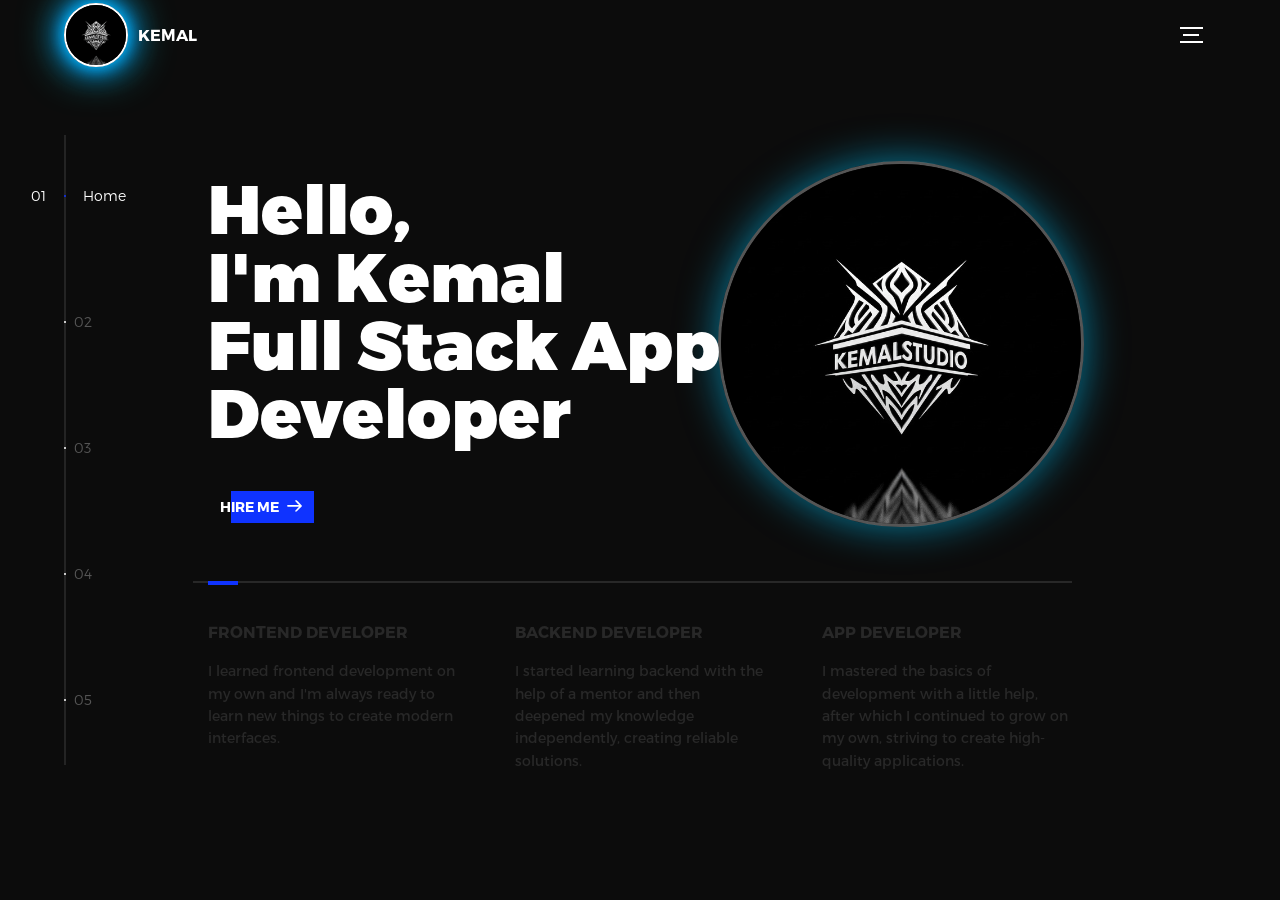
<file: index.html>
<!DOCTYPE html>
<html lang="en">

<head>
  <meta charset="utf-8">
  <title>KEMAL</title>
  <meta name="viewport" content="width=device-width, initial-scale=1">
  <meta http-equiv="X-UA-Compatible" content="IE=edge">
  <meta name="description" content="HTML5 website template">
  <meta name="keywords" content="global, template, html, sass, jquery">
  <meta name="author" content="Bucky Maler">
  <link rel="stylesheet" href="assets/css/main.css">

  <style>
    .header--logo img {
      width: 60px;
      height: 60px;
      border-radius: 50%;
      border: 2px solid #fff;
      box-shadow: 0 0 15px #00c6ff, 0 0 30px #0072ff, 0 0 45px #00f2fe;
      transition: transform 0.3s ease, box-shadow 0.3s ease;
    }

    .header--logo img:hover {
      transform: scale(1.1);
      box-shadow: 0 0 25px #00c6ff, 0 0 50px #0072ff, 0 0 75px #00f2fe;
    }

    /* Большое приветственное фото */
    .intro--banner img {
      width: 360px;
      height: 360px;
      border-radius: 50%;
      transform: translateY(-15%);
      border: 3px solid rgba(255, 255, 255, 0.3);
      box-shadow: 0 0 40px rgba(0, 200, 255, 0.6);
      transition: transform 0.4s ease, box-shadow 0.4s ease;
    }

    .intro--banner img:hover {
      transform: translateY(-15%) scale(1.05);
      box-shadow: 0 0 60px rgba(0, 200, 255, 0.9);
    }
  </style>

  <!-- НОВЫЕ СТИЛИ ДЛЯ СЕКЦИИ "ABOUT" В СТИЛЕ ВАШЕГО САЙТА -->
  <style>
    .about-redesigned {
      display: flex;
      justify-content: center;
      align-items: center;
      width: 100%;
      height: 100%;
      padding: 40px;
      box-sizing: border-box;
      /* Нейтральный фон, чтобы не конфликтовать с основным дизайном */
      background: #0c0c0c;
    }

    .about-container {
      display: flex;
      width: 100%;
      max-width: 1100px;
      background: #121212;
      /* Более темный фон */
      padding: 30px;
      border-radius: 10px;
      border: 1px solid rgba(15, 51, 255, 0.3);
      /* Синяя рамка */
      box-shadow: 0 8px 32px 0 rgba(0, 0, 0, 0.5);
      backdrop-filter: blur(5px);
    }

    .about-sidebar {
      flex: 0 0 250px;
      padding-right: 30px;
      border-right: 1px solid rgba(255, 255, 255, 0.1);
    }

    .about-sidebar h2 {
      font-size: 2.5em;
      font-weight: 700;
      color: #0f33ff;
      /* Фирменный синий цвет */
      margin-top: 0;
      margin-bottom: 15px;
      text-shadow: 0 0 15px rgba(15, 51, 255, 0.7);
      /* Синее свечение */
    }

    .about-sidebar p {
      color: #aaa;
      font-size: 1em;
      line-height: 1.6;
      font-weight: 300;
      /* Более легкий шрифт для описания */
    }

    .about-tabs {
      margin-top: 30px;
      display: flex;
      flex-direction: column;
      gap: 10px;
    }

    .about-tab {
      background: #1a1a1a;
      border: 1px solid #333;
      color: #fff;
      padding: 15px;
      border-radius: 5px;
      text-align: left;
      font-size: 1em;
      font-weight: 400;
      /* Стандартный вес */
      cursor: pointer;
      transition: background-color 0.3s ease, border-color 0.3s ease, transform 0.2s ease;
    }

    .about-tab:hover {
      background: #222;
      border-color: #0f33ff;
      transform: translateX(5px);
    }

    .about-tab.active {
      background-color: #0f33ff;
      color: #fff;
      box-shadow: 0 0 20px rgba(15, 51, 255, 0.7);
      border-color: #0f33ff;
      transform: translateX(5px);
    }

    .about-details {
      flex-grow: 1;
      padding-left: 30px;
    }

    .info-grid {
      display: grid;
      grid-template-columns: repeat(2, 1fr);
      gap: 20px;
    }

    .info-item {
      background: #1a1a1a;
      padding: 20px;
      border-radius: 5px;
      border: 1px solid #333;
      transition: transform 0.3s ease, border-color 0.3s ease;
    }

    .info-item:hover {
      border-color: rgba(15, 51, 255, 0.5);
    }

    .info-item .label {
      display: block;
      color: #777;
      font-size: 0.9em;
      margin-bottom: 8px;
      font-weight: 400;
      text-transform: uppercase;
      letter-spacing: 0.5px;
    }

    .info-item .value {
      display: block;
      color: #f0f0f0;
      font-size: 1.1em;
      font-weight: 500;
    }

    /* Адаптация для экранов поменьше */
    @media (max-width: 900px) {
      .about-container {
        flex-direction: column;
      }

      .about-sidebar {
        border-right: none;
        border-bottom: 1px solid rgba(255, 255, 255, 0.1);
        padding-right: 0;
        padding-bottom: 20px;
        margin-bottom: 20px;
      }

      .about-details {
        padding-left: 0;
      }
    }

    @media (max-width: 600px) {
      .info-grid {
        grid-template-columns: 1fr;
      }

      .about-sidebar h2 {
        font-size: 2em;
      }
    }
  </style>

</head>

<body>

  <!-- notification for small viewports and landscape oriented smartphones -->
  <div class="device-notification">
    <a class="device-notification--logo" href="#0">
      <img src="assets/img/Kemalstudio.jpg" alt="Global">
      <p>Kemal</p>
    </a>
    <p class="device-notification--message">Global has so much to offer that we must request you orient your device to
      portrait or find a larger screen. You won't be disappointed.</p>
  </div>

  <div class="perspective effect-rotate-left">
    <div class="container">
      <div class="outer-nav--return"></div>
      <div id="viewport" class="l-viewport">
        <div class="l-wrapper">
          <header class="header">
            <a class="header--logo" href="#0">
              <img src="assets/img/Kemalstudio.jpg" alt="Kemalstudio">
              <p>Kemal</p>
            </a>
            <button class="header--cta cta">Hire Me</button>
            <div class="header--nav-toggle">
              <span></span>
            </div>
          </header>

          <nav class="l-side-nav">
            <ul class="side-nav">
              <li class="is-active"><span>Home</span></li>
              <li><span>Works</span></li>
              <li><span>About</span></li>
              <li><span>Contact</span></li>
              <li><span>Hire Me</span></li>
            </ul>
          </nav>

          <ul class="l-main-content main-content">
            <!-- Home -->
            <li class="l-section section section--is-active">
              <div class="intro">
                <div class="intro--banner">
                  <h1>Hello,<br> I'm Kemal<br>Full Stack App<br> Developer</h1>
                  <button class="cta">
                    Hire Me
                    <svg version="1.1" xmlns="http://www.w3.org/2000/svg" viewBox="0 0 150 118" xml:space="preserve">
                      <g transform="translate(0,118) scale(0.1,-0.1)">
                        <path d="M870,1167c-34-17-55-57-46-90c3-15,81-100,194-211l187-185l-565-1c-431,0-571-3-590-13c-55-28-64-94-18-137
                      c21-20,33-20,597-20h575l-192-193C800,103,794,94,849,39c20-20,39-29,61-29c28,0,63,30,298,262c147,144,272,271,279,282
                      c30,51,23,60-219,304C947,1180,926,1196,870,1167z" />
                      </g>
                    </svg>
                    <span class="btn-background"></span>
                  </button>
                  <img src="assets/img/Kemalstudio.jpg" alt="Welcome">
                </div>
                <div class="intro--options">
                  <a href="#0">
                    <h3>Frontend Developer</h3>
                    <p>I learned frontend development on my own and I'm always ready to learn new things to create
                      modern interfaces.</p>
                  </a>
                  <a href="#0">
                    <h3>Backend Developer</h3>
                    <p>I started learning backend with the help of a mentor and then deepened my knowledge
                      independently, creating reliable solutions.</p>
                  </a>
                  <a href="#0">
                    <h3>App Developer</h3>
                    <p>I mastered the basics of development with a little help, after which I continued to grow on my
                      own, striving to create high-quality applications.</p>
                  </a>
                </div>
              </div>
            </li>

            <!-- Works -->
            <li class="l-section section">
              <div class="work">
                <h2>Selected work</h2>
                <div class="work--lockup">
                  <ul class="slider">
                    <li class="slider--item slider--item-left">
                      <a href="https://aura-computers.com/">
                        <div class="slider--item-image">
                          <img src="assets/img/logo/my-logo-backgroundwhite.png" alt="Victory">
                        </div>
                        <p class="slider--item-title">Aura Computers</p>
                        <p class="slider--item-description">
                          A professional online store built with PHP Laravel, featuring a powerful database, admin
                          panel, and a modern design — ready for real business use.
                        </p>
                      </a>
                    </li>
                    <li class="slider--item slider--item-center">
                      <a href="#0">
                        <div class="slider--item-image">
                          <img src="assets/img/logo/sonus-music.png" alt="Metiew and Smith">
                        </div>
                        <p class="slider--item-title">Sonus &amp; Musics</p>
                        <p class="slider--item-description">A full-featured music platform built with PHP Laravel,
                          complete with database, mobile support, and an admin panel. Users can listen, upload music,
                          and subscribe to artists.</p>
                      </a>
                    </li>
                    <li class="slider--item slider--item-right">
                      <a href="#0">
                        <div class="slider--item-image">
                          <img src="assets/img/logo/Union.png" alt="Alex Nowak">
                        </div>
                        <p class="slider--item-title">Drive Moto</p>
                        <p class="slider--item-description">
                          Experience the thrill of the water like never before with our state-of-the-art jet skis!
                          Sleek, powerful, and reliable — perfect for adventure seekers. Feel the speed, feel the
                          freedom, with HydroWave Xtreme.
                        </p>
                      </a>
                    </li>
                  </ul>
                  <div class="slider--prev">
                    <svg version="1.1" xmlns="http://www.w3.org/2000/svg" viewBox="0 0 150 118" xml:space="preserve">
                      <g transform="translate(0,118) scale(0.1,-0.1)">
                        <path d="M561,1169C525,1155,10,640,3,612c-3-13,1-36,8-52c8-15,134-145,281-289C527,41,562,10,590,10
                      c22,0,41,9,61,29c55,55,49,64-163,278L296,510h575c564,0,576,0,597,20c46,43,37,109-18,137c-19,10-159,13-590,13l-565,1
                      l182,180c101,99,187,188,193,199c16,30,12,57-12,84C631,1174,595,1183,561,1169z" />
                      </g>
                    </svg>
                  </div>
                  <div class="slider--next">
                    <svg version="1.1" xmlns="http://www.w3.org/2000/svg" viewBox="0 0 150 118" xml:space="preserve">
                      <g transform="translate(0,118) scale(0.1,-0.1)">
                        <path d="M870,1167c-34-17-55-57-46-90c3-15,81-100,194-211l187-185l-565-1c-431,0-571-3-590-13c-55-28-64-94-18-137
                      c21-20,33-20,597-20h575l-192-193C800,103,794,94,849,39c20-20,39-29,61-29c28,0,63,30,298,262c147,144,272,271,279,282
                      c30,51,23,60-219,304C947,1180,926,1196,870,1167z" />
                      </g>
                    </svg>
                  </div>
                </div>
              </div>
            </li>

            <!-- About -->
            <li class="l-section section">
              <!-- НАЧАЛО ОБНОВЛЕННОЙ СЕКЦИИ ABOUT -->
              <div class="about-redesigned">
                <div class="about-container">
                  <div class="about-sidebar">
                    <h2>Почему меня нанять?</h2>
                    <p>Подробная информация о моем опыте, образовании, навыках и личных качествах.</p>
                    <div class="about-tabs">
                      <button class="about-tab">Опыт</button>
                      <button class="about-tab">Образование</button>
                      <button class="about-tab">Навыки</button>
                      <button class="about-tab active">Обо мне</button>
                    </div>
                  </div>
                  <div class="about-details">
                    <div class="info-grid">
                      <div class="info-item">
                        <span class="label">Имя:</span>
                        <span class="value">Атаев Кемал</span>
                      </div>
                      <div class="info-item">
                        <span class="label">Телефон:</span>
                        <span class="value">+99364005374</span>
                      </div>
                      <div class="info-item">
                        <span class="label">Опыт:</span>
                        <span class="value">1+ Год</span>
                      </div>
                      <div class="info-item">
                        <span class="label">Whatsapp:</span>
                        <span class="value">kemalatayew913@outlook.com</span>
                      </div>
                      <div class="info-item">
                        <span class="label">Национальность:</span>
                        <span class="value">Туркмен</span>
                      </div>
                      <div class="info-item">
                        <span class="label">Email:</span>
                        <span class="value">kemalatayew913@gmail.com</span>
                      </div>
                      <div class="info-item">
                        <span class="label">Фриланс:</span>
                        <span class="value">Недоступен</span>
                      </div>
                      <div class="info-item">
                        <span class="label">Языки:</span>
                        <span class="value">Русский, Английский</span>
                      </div>
                    </div>
                  </div>
                </div>
              </div>
            </li>

            <!-- Contact -->
            <li class="l-section section">
              <div class="contact">
                <div class="contact--lockup">
                  <div class="modal">
                    <div class="modal--information">
                      <p>Ashgabat / Turkmenistan</p>
                      <a href="mailto:kemalatayew913@gmail.com">kemalatayew913@gmail.com</a>
                      <a href="tel:+99364005374">+993 64 00 53 74</a>
                    </div>
                    <ul class="modal--options">
                      <li><a href="https://github.com/Kemalstudio">GitHub</a></li>
                      <li><a href="#0">Telegram</a></li>
                      <li><a href="#0">WhatsApp</a></li>
                      <li><a href="mailto:kemalatayew913@gmail.com">Contact Us</a></li>
                    </ul>
                  </div>
                </div>
              </div>
            </li>

            <!-- Hire Me -->
            <li class="l-section section">
              <div class="hire">
                <h2>You want us to do</h2>
                <form class="work-request">
                  <div class="work-request--options">
                    <span class="options-a">
                      <input id="opt-1" type="checkbox" value="frontend developer">
                      <label for="opt-1">Frontend Developer</label>
                      <input id="opt-2" type="checkbox" value="backend developer">
                      <label for="opt-2">Backend Developer</label>
                      <input id="opt-3" type="checkbox" value="app developer">
                      <label for="opt-3">App Developer</label>
                    </span>
                    <span class="options-b">
                      <input id="opt-4" type="checkbox" value="api development">
                      <label for="opt-4">API Development</label>
                      <input id="opt-5" type="checkbox" value="webdesign">
                      <label for="opt-5">Database Design</label>
                      <input id="opt-6" type="checkbox" value="marketing">
                      <label for="opt-6">Cloud Services</label>
                    </span>
                  </div>
                  <div class="work-request--information">
                    <div class="information-name">
                      <input id="name" type="text" spellcheck="false">
                      <label for="name">Name</label>
                    </div>
                    <div class="information-email">
                      <input id="email" type="email" spellcheck="false">
                      <label for="email">Email</label>
                    </div>
                  </div>
                  <input type="submit" value="Send Request">
                </form>
              </div>
            </li>
          </ul>
        </div>
      </div>
    </div>

    <ul class="outer-nav">
      <li class="is-active">Home</li>
      <li>Works</li>
      <li>About</li>
      <li>Contact</li>
      <li>Hire Me</li>
    </ul>
  </div>

  <script src="https://ajax.googleapis.com/ajax/libs/jquery/2.2.4/jquery.min.js"></script>
  <script>window.jQuery || document.write('<script src="assets/js/vendor/jquery-2.2.4.min.js"><\/script>')</script>
  <script src="assets/js/functions-min.js"></script>

</body>

</html>
</file>
<file: assets/css/main.css>
@font-face {
    font-family: 'Montserrat';
    src: url("fonts/Montserrat-Black.eot");
    src: local("☺"), url("fonts/Montserrat-Black.woff") format("woff"), url("fonts/Montserrat-Black.ttf") format("truetype"), url("fonts/Montserrat-Black.svg") format("svg");
    font-weight: 900;
    font-style: normal
}

@font-face {
    font-family: 'Montserrat';
    src: url("fonts/Montserrat-Bold.eot");
    src: local("☺"), url("fonts/Montserrat-Bold.woff") format("woff"), url("fonts/Montserrat-Bold.ttf") format("truetype"), url("fonts/Montserrat-Bold.svg") format("svg");
    font-weight: 700;
    font-style: normal
}

@font-face {
    font-family: 'Montserrat';
    src: url("fonts/Montserrat-Regular.eot");
    src: local("☺"), url("fonts/Montserrat-Regular.woff") format("woff"), url("fonts/Montserrat-Regular.ttf") format("truetype"), url("fonts/Montserrat-Regular.svg") format("svg");
    font-weight: 400;
    font-style: normal
}

@font-face {
    font-family: 'Montserrat';
    src: url("fonts/Montserrat-Light.eot");
    src: local("☺"), url("fonts/Montserrat-Light.woff") format("woff"), url("fonts/Montserrat-Light.ttf") format("truetype"), url("fonts/Montserrat-Light.svg") format("svg");
    font-weight: 300;
    font-style: normal
}

/*! normalize.css v3.0.2 | MIT License | git.io/normalize */
html {
    font-family: sans-serif;
    -ms-text-size-adjust: 100%;
    -webkit-text-size-adjust: 100%
}

body {
    margin: 0
}

article,
aside,
details,
figcaption,
figure,
footer,
header,
hgroup,
main,
menu,
nav,
section,
summary {
    display: block
}

audio,
canvas,
progress,
video {
    display: inline-block;
    vertical-align: baseline
}

audio:not([controls]) {
    display: none;
    height: 0
}

[hidden],
template {
    display: none
}

a {
    background-color: transparent
}

a:active,
a:hover {
    outline: 0
}

abbr[title] {
    border-bottom: 1px dotted
}

b,
strong {
    font-weight: bold
}

dfn {
    font-style: italic
}

h1 {
    font-size: 2em;
    margin: 0.67em 0
}

mark {
    background: #ff0;
    color: #000
}

small {
    font-size: 80%
}

sub,
sup {
    font-size: 75%;
    line-height: 0;
    position: relative;
    vertical-align: baseline
}

sup {
    top: -0.5em
}

sub {
    bottom: -0.25em
}

img {
    border: 0
}

svg:not(:root) {
    overflow: hidden
}

figure {
    margin: 1em 40px
}

hr {
    box-sizing: content-box;
    height: 0
}

pre {
    overflow: auto
}

code,
kbd,
pre,
samp {
    font-family: monospace, monospace;
    font-size: 1em
}

button,
input,
optgroup,
select,
textarea {
    color: inherit;
    font: inherit;
    margin: 0
}

button {
    overflow: visible
}

button,
select {
    text-transform: none
}

button,
html input[type="button"],
input[type="reset"],
input[type="submit"] {
    -webkit-appearance: button;
    cursor: pointer
}

button[disabled],
html input[disabled] {
    cursor: default
}

button::-moz-focus-inner,
input::-moz-focus-inner {
    border: 0;
    padding: 0
}

input {
    line-height: normal
}

input[type="checkbox"],
input[type="radio"] {
    box-sizing: border-box;
    padding: 0
}

input[type="number"]::-webkit-inner-spin-button,
input[type="number"]::-webkit-outer-spin-button {
    height: auto
}

input[type="search"] {
    -webkit-appearance: textfield;
    box-sizing: content-box
}

input[type="search"]::-webkit-search-cancel-button,
input[type="search"]::-webkit-search-decoration {
    -webkit-appearance: none
}

fieldset {
    border: 1px solid #c0c0c0;
    margin: 0 2px;
    padding: 0.35em 0.625em 0.75em
}

legend {
    border: 0;
    padding: 0
}

textarea {
    overflow: auto
}

optgroup {
    font-weight: bold
}

table {
    border-collapse: collapse;
    border-spacing: 0
}

td,
th {
    padding: 0
}

::-moz-selection {
    background: #FFF498
}

::selection {
    background: #FFF498
}

::-moz-selection {
    background: #FFF498
}

img::-moz-selection {
    background: transparent
}

img::selection {
    background: transparent
}

img::-moz-selection {
    background: transparent
}

body {
    -webkit-tap-highlight-color: #FFF498
}

body {
    background-color: #0c0c0c;
    font-size: 14px;
    line-height: 1.6;
    font-family: "Montserrat", sans-serif;
    color: #fff;
    -webkit-font-smoothing: antialiased;
    -webkit-text-size-adjust: 100%
}

.l-viewport {
    position: relative;
    width: 100%;
    height: 100vh;
    box-shadow: 0 0 45px 5px rgba(0, 0, 0, 0.85);
    overflow: hidden
}

.l-wrapper {
    position: relative;
    width: 1440px;
    max-width: 90%;
    height: 100%;
    margin: 0 auto
}

.l-side-nav {
    position: absolute;
    left: 0;
    display: -webkit-box;
    display: -webkit-flex;
    display: -ms-flexbox;
    display: flex;
    height: 100%;
    -webkit-box-align: center;
    -webkit-align-items: center;
    -ms-flex-align: center;
    align-items: center
}

.l-side-nav::before {
    content: "";
    position: absolute;
    top: 50%;
    left: 0;
    -webkit-transform: translateY(-50%);
    transform: translateY(-50%);
    width: 2px;
    height: 70%;
    max-height: 750px;
    background-color: #555;
    opacity: .35;
    z-index: 10
}

@media (max-width: 1180px) {
    .l-side-nav {
        display: none
    }
}

.l-main-content {
    position: relative;
    width: 100%;
    height: 100%;
    margin: 0;
    padding: 0;
    list-style: none
}

.l-section {
    position: absolute;
    width: 100%;
    height: 100%
}

.device-notification {
    display: none;
    position: fixed;
    top: 0;
    left: 0;
    width: 100%;
    height: 100%;
    -webkit-box-orient: vertical;
    -webkit-box-direction: normal;
    -webkit-flex-direction: column;
    -ms-flex-direction: column;
    flex-direction: column;
    -webkit-box-align: center;
    -webkit-align-items: center;
    -ms-flex-align: center;
    -ms-grid-row-align: center;
    align-items: center;
    -webkit-box-pack: center;
    -webkit-justify-content: center;
    -ms-flex-pack: center;
    justify-content: center;
    background-color: #0c0c0c;
    z-index: 12
}

.device-notification--logo {
    display: -webkit-box;
    display: -webkit-flex;
    display: -ms-flexbox;
    display: flex;
    -webkit-box-align: center;
    -webkit-align-items: center;
    -ms-flex-align: center;
    align-items: center;
    text-decoration: none;
    color: #fff
}

.device-notification--logo p {
    margin: 0 0 0 10px;
    font-size: 16px;
    font-weight: 700;
    text-transform: uppercase
}

.device-notification--message {
    width: 70%;
    margin: 30px 0 0 0;
    font-weight: 700;
    text-align: center
}

@media (max-width: 767px) and (min-width: 601px) and (max-height: 680px) {
    .device-notification {
        display: -webkit-box;
        display: -webkit-flex;
        display: -ms-flexbox;
        display: flex
    }
}

@media (max-width: 600px) and (min-width: 480px) and (max-height: 580px) {
    .device-notification {
        display: -webkit-box;
        display: -webkit-flex;
        display: -ms-flexbox;
        display: flex
    }
}

@media (max-width: 736px) and (min-width: 360px) and (orientation: landscape) {
    .device-notification {
        display: -webkit-box;
        display: -webkit-flex;
        display: -ms-flexbox;
        display: flex
    }
}

@media(max-width: 359px) {
    .device-notification {
        display: -webkit-box;
        display: -webkit-flex;
        display: -ms-flexbox;
        display: flex
    }
}

.section {
    opacity: 0;
    visibility: hidden;
    -webkit-transition: opacity .4s ease-in-out, visibility 0s .4s;
    transition: opacity .4s ease-in-out, visibility 0s .4s
}

.section--is-active {
    opacity: 1;
    visibility: visible;
    z-index: 1;
    -webkit-transition: opacity .4s ease-in-out .4s;
    transition: opacity .4s ease-in-out .4s
}

.section--next {
    -webkit-transform: translateY(-45px);
    transform: translateY(-45px);
    -webkit-transition: -webkit-transform .4s ease-in-out;
    transition: -webkit-transform .4s ease-in-out;
    transition: transform .4s ease-in-out;
    transition: transform .4s ease-in-out, -webkit-transform .4s ease-in-out
}

.section--prev {
    -webkit-transform: translateY(45px);
    transform: translateY(45px);
    -webkit-transition: -webkit-transform .4s ease-in-out;
    transition: -webkit-transform .4s ease-in-out;
    transition: transform .4s ease-in-out;
    transition: transform .4s ease-in-out, -webkit-transform .4s ease-in-out
}

.header {
    position: absolute;
    top: 0;
    left: 0;
    display: -webkit-box;
    display: -webkit-flex;
    display: -ms-flexbox;
    display: flex;
    width: 100%;
    height: 70px;
    -webkit-box-align: center;
    -webkit-align-items: center;
    -ms-flex-align: center;
    align-items: center;
    -webkit-box-pack: justify;
    -webkit-justify-content: space-between;
    -ms-flex-pack: justify;
    justify-content: space-between;
    z-index: 10
}

.header--logo {
    display: -webkit-box;
    display: -webkit-flex;
    display: -ms-flexbox;
    display: flex;
    -webkit-box-align: center;
    -webkit-align-items: center;
    -ms-flex-align: center;
    align-items: center;
    text-decoration: none;
    color: #fff
}

.header--logo p {
    margin: 0 0 0 10px;
    font-size: 16px;
    font-weight: 700;
    text-transform: uppercase
}

.header--nav-toggle {
    display: -webkit-box;
    display: -webkit-flex;
    display: -ms-flexbox;
    display: flex;
    width: 50px;
    height: 50px;
    -webkit-box-orient: vertical;
    -webkit-box-direction: normal;
    -webkit-flex-direction: column;
    -ms-flex-direction: column;
    flex-direction: column;
    -webkit-box-align: center;
    -webkit-align-items: center;
    -ms-flex-align: center;
    align-items: center;
    -webkit-box-pack: center;
    -webkit-justify-content: center;
    -ms-flex-pack: center;
    justify-content: center;
    cursor: pointer
}

.header--nav-toggle span,
.header--nav-toggle::before,
.header--nav-toggle::after {
    content: "";
    position: relative;
    width: 16px;
    height: 2px;
    background-color: #fff
}

.header--nav-toggle::before {
    bottom: 5px;
    width: 23px
}

.header--nav-toggle::after {
    top: 5px;
    width: 23px
}

.header--cta {
    position: absolute;
    top: 50%;
    left: 50%;
    -webkit-transform: translate(-50%, -50%);
    transform: translate(-50%, -50%);
    padding: 0 20px;
    line-height: 30px;
    text-decoration: none;
    color: #fff;
    font-weight: 700;
    text-transform: uppercase;
    background-color: #0f33ff;
    border: none;
    opacity: 0;
    visibility: hidden;
    -webkit-transition: opacity .4s ease-in-out, visibility 0s .4s;
    transition: opacity .4s ease-in-out, visibility 0s .4s
}

.header--cta:focus {
    outline: none
}

.header--cta.is-active {
    opacity: 1;
    visibility: visible;
    -webkit-transition: opacity .4s ease-in-out .4s;
    transition: opacity .4s ease-in-out .4s
}

@media (max-width: 767px) {
    .header--cta {
        display: none
    }
}

.side-nav {
    position: relative;
    display: -webkit-box;
    display: -webkit-flex;
    display: -ms-flexbox;
    display: flex;
    width: 100px;
    height: 70%;
    max-height: 750px;
    -webkit-box-orient: vertical;
    -webkit-box-direction: normal;
    -webkit-flex-direction: column;
    -ms-flex-direction: column;
    flex-direction: column;
    -webkit-justify-content: space-around;
    -ms-flex-pack: distribute;
    justify-content: space-around;
    margin: 0;
    padding: 0;
    list-style-position: inside;
    z-index: 10
}

.side-nav>li {
    position: relative;
    top: -5px;
    color: #fff;
    font-size: 6px;
    cursor: pointer
}

.side-nav>li span {
    position: relative;
    top: 3px;
    left: 10px;
    color: #fff;
    font-size: 14px;
    font-weight: 300;
    opacity: 0;
    visibility: hidden
}

.side-nav>li::before {
    position: absolute;
    top: 3px;
    left: 10px;
    color: #555;
    font-size: 14px;
    font-weight: 300
}

.side-nav li:nth-child(1)::before {
    content: "01"
}

.side-nav li:nth-child(2)::before {
    content: "02"
}

.side-nav li:nth-child(3)::before {
    content: "03"
}

.side-nav li:nth-child(4)::before {
    content: "04"
}

.side-nav li:nth-child(5)::before {
    content: "05"
}

.side-nav li.is-active {
    color: #0f33ff;
    -webkit-transition: color .4s ease-in-out;
    transition: color .4s ease-in-out
}

.side-nav li.is-active span {
    opacity: 1;
    visibility: visible;
    -webkit-transition: opacity .4s ease-in-out;
    transition: opacity .4s ease-in-out
}

.side-nav li.is-active::before {
    left: -33px;
    color: #fff
}

.intro {
    position: relative;
    display: -webkit-box;
    display: -webkit-flex;
    display: -ms-flexbox;
    display: flex;
    width: 900px;
    max-width: 75%;
    height: 100%;
    -webkit-box-orient: vertical;
    -webkit-box-direction: normal;
    -webkit-flex-direction: column;
    -ms-flex-direction: column;
    flex-direction: column;
    -webkit-box-pack: center;
    -webkit-justify-content: center;
    -ms-flex-pack: center;
    justify-content: center;
    margin: 0 auto
}

@media (max-width: 1180px) {
    .intro {
        max-width: 100%
    }
}

.intro--banner {
    position: relative;
    height: 475px
}

.intro--banner::before {
    content: "";
    position: absolute;
    bottom: 20px;
    left: -15px;
    right: 0;
    height: 2px;
    background-color: #282828
}

.intro--banner::after {
    content: "";
    position: absolute;
    bottom: 18px;
    left: 0;
    width: 30px;
    height: 4px;
    background-color: #0f33ff
}

.intro--banner h1 {
    position: relative;
    font-size: 68px;
    font-weight: 900;
    line-height: 1;
    z-index: 1
}

.intro--banner button {
    position: relative;
    padding: 5px 17px 5px 12px;
    font-weight: 700;
    text-transform: uppercase;
    background-color: transparent;
    border: none
}

.intro--banner button .btn-background {
    position: absolute;
    top: 0;
    left: 23px;
    right: 0;
    height: 100%;
    background-color: #0f33ff;
    z-index: -1;
    -webkit-transition: left .2s ease-in-out;
    transition: left .2s ease-in-out
}

.intro--banner button:hover .btn-background {
    left: 0
}

.intro--banner button:focus {
    outline: none
}

.intro--banner button svg {
    position: relative;
    left: 5px;
    width: 15px;
    fill: #fff
}

.intro--banner img {
    position: absolute;
    bottom: 21px;
    right: -12px
}

.intro--options {
    display: -webkit-box;
    display: -webkit-flex;
    display: -ms-flexbox;
    display: flex;
    -webkit-box-pack: justify;
    -webkit-justify-content: space-between;
    -ms-flex-pack: justify;
    justify-content: space-between;
    margin: 0;
    padding: 0;
    list-style: none
}

.intro--options>a {
    max-width: 250px;
    text-decoration: none;
    color: #282828;
    -webkit-transition: color .2s ease-in-out;
    transition: color .2s ease-in-out
}

.intro--options>a:hover {
    color: #fff
}

.intro--options h3 {
    font-size: 16px;
    text-transform: uppercase
}

.intro--options p {
    margin-bottom: 0
}

@media (max-width: 900px) {
    .intro--banner {
        height: 380px
    }

    .intro--banner h1 {
        font-size: 55px
    }

    .intro--banner img {
        width: 430px
    }

    .intro--options>a {
        margin-right: 30px
    }

    .intro--options>a:last-child {
        margin-right: 0
    }
}

@media (max-width: 767px) {
    .intro--banner {
        height: 305px
    }

    .intro--banner h1 {
        font-size: 44px
    }

    .intro--banner img {
        width: 330px
    }

    .intro--options {
        display: block
    }

    .intro--options>a {
        display: block;
        max-width: 100%;
        margin: 0 0 30px 0
    }

    .intro--options>a:last-child {
        margin-bottom: 0
    }
}

@media (max-width: 600px) {
    .intro--banner {
        height: 360px
    }

    .intro--banner h1 {
        font-size: 55px
    }

    .intro--banner img {
        display: none
    }
}

@media (max-width: 600px) and (max-height: 750px) {
    .intro--banner {
        height: auto
    }

    .intro--banner::before,
    .intro--banner::after {
        display: none
    }

    .intro--banner h1 {
        margin-top: 0
    }

    .intro--options {
        display: none
    }
}

.work {
    position: relative;
    display: -webkit-box;
    display: -webkit-flex;
    display: -ms-flexbox;
    display: flex;
    width: 960px;
    max-width: 80%;
    height: 100%;
    -webkit-box-orient: vertical;
    -webkit-box-direction: normal;
    -webkit-flex-direction: column;
    -ms-flex-direction: column;
    flex-direction: column;
    -webkit-box-pack: center;
    -webkit-justify-content: center;
    -ms-flex-pack: center;
    justify-content: center;
    margin: 0 auto
}

@media (max-width: 1180px) {
    .work {
        max-width: 100%
    }
}

.work h2 {
    margin: 0 0 20px 0;
    font-size: 30px;
    text-align: center
}

.work--lockup {
    position: relative
}

.work--lockup .slider {
    position: relative;
    display: -webkit-box;
    display: -webkit-flex;
    display: -ms-flexbox;
    display: flex;
    width: 80%;
    margin: 0 auto;
    padding: 0;
    list-style: none
}

.work--lockup .slider--item {
    position: absolute;
    display: none;
    text-align: center
}

.work--lockup .slider--item a {
    text-decoration: none;
    color: #858585
}

.work--lockup .slider--item-title {
    margin-top: 10px;
    font-size: 12px;
    font-weight: 700;
    text-transform: uppercase
}

.work--lockup .slider--item-description {
    display: none;
    max-width: 250px;
    margin: 0 auto
}

.work--lockup .slider--item-image {
    width: 150px;
    height: 150px;
    margin: 0 auto;
    border-radius: 50%;
    overflow: hidden
}

.work--lockup .slider--item-image img {
    width: 100%
}

.work--lockup .slider--item-left {
    top: 50%;
    left: 0;
    -webkit-transform: translateY(-50%);
    transform: translateY(-50%);
    display: block
}

.work--lockup .slider--item-right {
    top: 50%;
    right: 0;
    -webkit-transform: translateY(-50%);
    transform: translateY(-50%);
    display: block
}

.work--lockup .slider--item-center {
    position: relative;
    top: 30px;
    left: 50%;
    -webkit-transform: translateX(-50%);
    transform: translateX(-50%);
    display: block
}

.work--lockup .slider--item-center a {
    color: #fff
}

.work--lockup .slider--item-center .slider--item-title {
    margin-top: 25px;
    font-size: 16px
}

.work--lockup .slider--item-center .slider--item-description {
    display: block
}

.work--lockup .slider--item-center .slider--item-image {
    width: 300px;
    height: 300px
}

.work--lockup .slider--next,
.work--lockup .slider--prev {
    position: absolute;
    top: 160px;
    display: -webkit-box;
    display: -webkit-flex;
    display: -ms-flexbox;
    display: flex;
    width: 50px;
    height: 50px;
    -webkit-box-align: center;
    -webkit-align-items: center;
    -ms-flex-align: center;
    align-items: center;
    -webkit-box-pack: center;
    -webkit-justify-content: center;
    -ms-flex-pack: center;
    justify-content: center;
    background-color: #282828;
    border-radius: 50%;
    cursor: pointer
}

.work--lockup .slider--next svg,
.work--lockup .slider--prev svg {
    width: 20px;
    fill: #fff
}

.work--lockup .slider--next {
    right: 0
}

.work--lockup .slider--prev {
    left: 0
}

@media (max-width: 900px) {
    .work--lockup .slider--item-image {
        width: 120px;
        height: 120px
    }

    .work--lockup .slider--item-center .slider--item-image {
        width: 240px;
        height: 240px
    }

    .work--lockup .slider--next,
    .work--lockup .slider--prev {
        top: 130px
    }
}

@media (max-width: 767px) {
    .work--lockup .slider {
        width: 75%
    }

    .work--lockup .slider--item-image {
        width: 90px;
        height: 90px
    }

    .work--lockup .slider--item-center .slider--item-image {
        width: 190px;
        height: 190px
    }

    .work--lockup .slider--next,
    .work--lockup .slider--prev {
        top: 105px
    }
}

@media (max-width: 600px) {
    .work--lockup .slider {
        width: auto
    }

    .work--lockup .slider--item-left,
    .work--lockup .slider--item-right {
        display: none
    }
}

.about {
    position: relative;
    display: -webkit-box;
    display: -webkit-flex;
    display: -ms-flexbox;
    display: flex;
    width: 900px;
    max-width: 75%;
    height: 100%;
    -webkit-box-orient: vertical;
    -webkit-box-direction: normal;
    -webkit-flex-direction: column;
    -ms-flex-direction: column;
    flex-direction: column;
    -webkit-box-pack: center;
    -webkit-justify-content: center;
    -ms-flex-pack: center;
    justify-content: center;
    margin: 0 auto
}

@media (max-width: 1180px) {
    .about {
        max-width: 100%
    }
}

.about--banner {
    position: relative;
    height: 475px
}

.about--banner::before {
    content: "";
    position: absolute;
    top: 20px;
    left: 200px;
    -webkit-transform: rotate(-25deg);
    transform: rotate(-25deg);
    border: 5px solid #0f33ff;
    border-right-color: transparent;
    border-bottom-color: transparent
}

.about--banner::after {
    content: "";
    position: absolute;
    top: 75px;
    left: 400px;
    -webkit-transform: rotate(45deg);
    transform: rotate(45deg);
    width: 10px;
    height: 10px;
    background-color: #0f33ff
}

.about--banner h2 {
    position: relative;
    margin-top: 35px;
    font-size: 68px;
    font-weight: 900;
    line-height: 1;
    z-index: 1
}

.about--banner h2::before {
    content: "";
    position: absolute;
    top: 60px;
    left: 268px;
    width: 30px;
    height: 30px;
    background-color: #0f33ff;
    border-radius: 50%
}

.about--banner h2::after {
    content: "";
    position: absolute;
    top: 255px;
    left: 255px;
    width: 10px;
    height: 10px;
    background-color: #0f33ff
}

.about--banner a {
    padding: 5px 17px 5px 0;
    text-decoration: none;
    color: #fff;
    font-weight: 700;
    text-transform: uppercase;
    background-color: transparent
}

.about--banner a:hover svg {
    left: 10px
}

.about--banner a svg {
    position: relative;
    left: 5px;
    width: 15px;
    fill: #fff;
    -webkit-transition: left .2s ease-in-out;
    transition: left .2s ease-in-out
}

.about--banner img {
    position: absolute;
    bottom: -90px;
    right: -12px
}

.about--options {
    display: -webkit-box;
    display: -webkit-flex;
    display: -ms-flexbox;
    display: flex;
    max-width: 600px;
    -webkit-box-pack: justify;
    -webkit-justify-content: space-between;
    -ms-flex-pack: justify;
    justify-content: space-between;
    margin: 0;
    padding: 0;
    list-style: none
}

.about--options>a {
    position: relative;
    width: 150px;
    height: 75px;
    text-decoration: none;
    color: #fff;
    border: 10px solid #0f33ff;
    background-position: center;
    background-size: cover;
    background-repeat: no-repeat
}

.about--options>a:nth-child(1) {
    background-image: url("../img/about-winners.jpg")
}

.about--options>a:nth-child(2) {
    background-image: url("../img/about-philosophy.jpg")
}

.about--options>a:nth-child(3) {
    background-image: url("../img/about-history.jpg")
}

.about--options>a:hover h3 {
    bottom: -50px
}

.about--options h3 {
    position: absolute;
    bottom: -38px;
    left: 10px;
    font-size: 16px;
    text-transform: uppercase;
    -webkit-transition: bottom .2s ease-in-out, left .2s ease-in-out;
    transition: bottom .2s ease-in-out, left .2s ease-in-out
}

@media (max-width: 767px) {
    .about--banner {
        height: 305px
    }

    .about--banner::before {
        top: 0;
        left: 125px
    }

    .about--banner::after {
        top: 35px;
        left: 260px
    }

    .about--banner h2 {
        margin-top: 10px;
        font-size: 44px
    }

    .about--banner h2::before {
        top: 28px;
        left: 168px
    }

    .about--banner h2::after {
        top: 163px;
        left: 163px
    }

    .about--banner img {
        width: 315px
    }
}

@media (max-width: 600px) {
    .about--banner {
        height: auto
    }

    .about--banner::before {
        left: 155px
    }

    .about--banner::after {
        left: 310px
    }

    .about--banner h2 {
        margin-top: 0;
        font-size: 55px
    }

    .about--banner h2::before {
        top: 43px;
        left: 214px
    }

    .about--banner h2::after {
        top: 205px;
        left: 205px
    }

    .about--banner img {
        display: none
    }

    .about--options {
        display: none
    }
}

.contact {
    position: fixed;
    top: 50%;
    left: 50%;
    width: 90%;
    height: 80%;
    background-image: url("../img/cart.png");
    background-repeat: no-repeat;
    background-position: center center;
    background-size: auto; 
    transform: translate(-50%, -50%);
}

.contact--lockup {
    position: relative;
    display: -webkit-box;
    display: -webkit-flex;
    display: -ms-flexbox;
    display: flex;
    width: 900px;
    max-width: 75%;
    height: 100%;
    -webkit-box-align: center;
    -webkit-align-items: center;
    -ms-flex-align: center;
    align-items: center;
    -webkit-box-pack: end;
    -webkit-justify-content: flex-end;
    -ms-flex-pack: end;
    justify-content: flex-end;
    margin: 20px 825px;
}

@media (max-width: 1180px) {
    .contact--lockup {
        max-width: 90%
    }
}

@media (max-width: 767px) {
    .contact--lockup {
        -webkit-box-pack: center;
        -webkit-justify-content: center;
        -ms-flex-pack: center;
        justify-content: center
    }
}

.contact--lockup .modal {
    padding: 45px 45px;
    text-align: center;
    background-color: #0c0c0c;
    box-shadow: 0 0 30px 0 rgba(0, 0, 0, 0.75)
}

.contact--lockup .modal--information p,
.contact--lockup .modal--information a {
    display: block;
    margin: 14px 0;
    text-decoration: none;
    color: #fff;
    font-weight: 700
}

.contact--lockup .modal--information p {
    margin-top: 0
}

.contact--lockup .modal--options {
    margin: 0;
    padding: 0;
    list-style: none
}

.contact--lockup .modal--options>li {
    width: 130px;
    margin: 0 auto 25px auto
}

.contact--lockup .modal--options li:nth-child(1) {
    background-color: #1769ff
}

.contact--lockup .modal--options li:nth-child(2) {
    background-color: #ea4c89
}

.contact--lockup .modal--options li:nth-child(3) {
    margin-bottom: 0;
    background-color: #0f33ff;
    text-transform: uppercase
}

.contact--lockup .modal--options a {
    display: block;
    width: 100%;
    padding: 8px 0;
    text-decoration: none;
    color: #fff;
    font-weight: 700
}

.hire {
    position: relative;
    display: -webkit-box;
    display: -webkit-flex;
    display: -ms-flexbox;
    display: flex;
    width: 700px;
    max-width: 75%;
    height: 100%;
    -webkit-box-orient: vertical;
    -webkit-box-direction: normal;
    -webkit-flex-direction: column;
    -ms-flex-direction: column;
    flex-direction: column;
    -webkit-box-pack: center;
    -webkit-justify-content: center;
    -ms-flex-pack: center;
    justify-content: center;
    margin: 0 auto
}

@media (max-width: 1180px) {
    .hire {
        max-width: 100%
    }
}

.hire h2 {
    margin: 0 0 20px 0;
    font-size: 30px;
    text-align: center
}

.work-request {
    display: -webkit-box;
    display: -webkit-flex;
    display: -ms-flexbox;
    display: flex;
    width: 100%;
    -webkit-box-orient: vertical;
    -webkit-box-direction: normal;
    -webkit-flex-direction: column;
    -ms-flex-direction: column;
    flex-direction: column;
    -webkit-box-align: center;
    -webkit-align-items: center;
    -ms-flex-align: center;
    align-items: center;
    color: #fff
}

.work-request input[type="submit"] {
    width: 400px;
    max-width: 100%;
    line-height: 50px;
    font-size: 16px;
    font-weight: 700;
    text-transform: uppercase;
    background-color: #0f33ff;
    border: none;
    border-radius: 0
}

.work-request input[type="submit"]:focus {
    outline: none
}

.work-request--options {
    display: -webkit-box;
    display: -webkit-flex;
    display: -ms-flexbox;
    display: flex;
    width: 100%;
    -webkit-box-orient: vertical;
    -webkit-box-direction: normal;
    -webkit-flex-direction: column;
    -ms-flex-direction: column;
    flex-direction: column;
    -webkit-box-align: center;
    -webkit-align-items: center;
    -ms-flex-align: center;
    align-items: center;
    margin: 30px 0
}

.work-request--options .options-a {
    display: -webkit-box;
    display: -webkit-flex;
    display: -ms-flexbox;
    display: flex;
    width: 100%;
    -webkit-box-pack: justify;
    -webkit-justify-content: space-between;
    -ms-flex-pack: justify;
    justify-content: space-between
}

.work-request--options .options-b {
    display: -webkit-box;
    display: -webkit-flex;
    display: -ms-flexbox;
    display: flex;
    width: 72%;
    -webkit-flex-wrap: wrap;
    -ms-flex-wrap: wrap;
    flex-wrap: wrap;
    -webkit-justify-content: space-around;
    -ms-flex-pack: distribute;
    justify-content: space-around
}

.work-request--options label {
    display: block;
    width: 200px;
    margin-bottom: 30px;
    line-height: 50px;
    font-size: 16px;
    font-weight: 700;
    text-align: center;
    border: 2px solid #fff;
    cursor: pointer;
    -webkit-transition: background-color .2s ease-in-out, border-color .2s ease-in-out;
    transition: background-color .2s ease-in-out, border-color .2s ease-in-out
}

.work-request--options label svg {
    position: relative;
    left: -5px;
    width: 0;
    fill: #fff;
    -webkit-transition: width .2s ease-in-out;
    transition: width .2s ease-in-out
}

.work-request--options input[type="checkbox"] {
    display: none
}

.work-request--options input[type="checkbox"]:checked+label {
    background-color: #0f33ff;
    border-color: #0f33ff
}

.work-request--options input[type="checkbox"]:checked+label svg {
    width: 15px
}

.work-request--information {
    display: -webkit-box;
    display: -webkit-flex;
    display: -ms-flexbox;
    display: flex;
    width: 100%;
    -webkit-box-pack: justify;
    -webkit-justify-content: space-between;
    -ms-flex-pack: justify;
    justify-content: space-between;
    margin-bottom: 60px
}

.work-request--information .information-name,
.work-request--information .information-email {
    position: relative;
    width: 45%;
    height: 50px;
    font-size: 30px;
    font-weight: 300
}

.work-request--information input[type="text"],
.work-request--information input[type="email"] {
    width: 100%;
    padding: 0 0 5px 0;
    background-color: transparent;
    border: none;
    border-bottom: 1px solid #fff;
    border-radius: 0
}

.work-request--information input[type="text"]:focus,
.work-request--information input[type="email"]:focus {
    outline: none;
    background-color: #0c0c0c
}

.work-request--information label {
    position: absolute;
    top: 0;
    left: 0;
    pointer-events: none;
    -webkit-transition: top .2s ease-in-out, font-size .2s ease-in-out;
    transition: top .2s ease-in-out, font-size .2s ease-in-out
}

.work-request--information input:focus+label,
.work-request--information input.has-value+label {
    top: -15px;
    font-size: 14px
}

@media (max-width: 767px) {
    .work-request--options {
        -webkit-box-orient: horizontal;
        -webkit-box-direction: normal;
        -webkit-flex-direction: row;
        -ms-flex-direction: row;
        flex-direction: row;
        -webkit-justify-content: space-around;
        -ms-flex-pack: distribute;
        justify-content: space-around
    }

    .work-request--options .options-a,
    .work-request--options .options-b {
        display: block;
        width: auto
    }
}

@media (max-width: 600px) {
    .work-request--options {
        margin: 20px 0
    }
}

@media (max-width: 600px) and (max-width: 415px) {
    .work-request--options {
        -webkit-box-pack: justify;
        -webkit-justify-content: space-between;
        -ms-flex-pack: justify;
        justify-content: space-between
    }
}

@media (max-width: 600px) {
    .work-request--options label {
        width: 150px;
        margin-bottom: 15px;
        font-size: 14px
    }

    .work-request--options input[type="checkbox"]:checked+label svg {
        width: 12px
    }

    .work-request--information {
        margin-bottom: 30px
    }

    .work-request--information .information-name,
    .work-request--information .information-email {
        height: 40px;
        font-size: 24px
    }
}

.perspective {
    position: relative;
    width: 100%;
    height: 100%;
    overflow: hidden
}

.perspective--modalview {
    position: fixed;
    -webkit-perspective: 1500px;
    perspective: 1500px
}

.container {
    position: relative;
    -webkit-transform: translateZ(0) translateX(0) rotateY(0deg);
    transform: translateZ(0) translateX(0) rotateY(0deg);
    min-height: 100%;
    outline: 30px solid #0f33ff;
    -webkit-transition: -webkit-transform .4s;
    transition: -webkit-transform .4s;
    transition: transform .4s;
    transition: transform .4s, -webkit-transform .4s
}

.modalview .container {
    position: absolute;
    width: 100%;
    height: 100%;
    overflow: hidden;
    -webkit-backface-visibility: hidden;
    backface-visibility: hidden
}

.effect-rotate-left .container {
    -webkit-transform-origin: 0% 50%;
    transform-origin: 0% 50%;
    -webkit-transition: -webkit-transform .4s;
    transition: -webkit-transform .4s;
    transition: transform .4s;
    transition: transform .4s, -webkit-transform .4s
}

.effect-rotate-left--animate .container {
    -webkit-transform: translateZ(-1800px) translateX(-50%) rotateY(45deg);
    transform: translateZ(-1800px) translateX(-50%) rotateY(45deg);
    outline: 30px solid #0f33ff
}

.outer-nav {
    position: absolute;
    top: 50%;
    left: 55%;
    -webkit-transform: translateY(-50%);
    transform: translateY(-50%);
    -webkit-transform-style: preserve-3d;
    transform-style: preserve-3d;
    margin: 0;
    padding: 0;
    list-style: none;
    text-align: center;
    visibility: hidden;
    -webkit-transition: visibility 0s .2s;
    transition: visibility 0s .2s
}

.outer-nav.is-vis {
    visibility: visible
}

.outer-nav--return {
    position: absolute;
    top: 0;
    left: 0;
    width: 100%;
    height: 100%;
    display: none;
    cursor: pointer;
    z-index: 11
}

.outer-nav--return.is-vis {
    display: block
}

.outer-nav>li {
    -webkit-transform-style: preserve-3d;
    transform-style: preserve-3d;
    -webkit-transform: translateX(350px) translateZ(-1000px);
    transform: translateX(350px) translateZ(-1000px);
    font-size: 55px;
    font-weight: 900;
    opacity: 0;
    cursor: pointer;
    -webkit-transition: opacity .2s, -webkit-transform .2s;
    transition: opacity .2s, -webkit-transform .2s;
    transition: transform .2s, opacity .2s;
    transition: transform .2s, opacity .2s, -webkit-transform .2s
}

.outer-nav>li.is-vis {
    -webkit-transform: translateX(0) translateZ(0);
    transform: translateX(0) translateZ(0);
    opacity: 1;
    -webkit-transition: opacity .4s, -webkit-transform .4s;
    transition: opacity .4s, -webkit-transform .4s;
    transition: transform .4s, opacity .4s;
    transition: transform .4s, opacity .4s, -webkit-transform .4s
}

.outer-nav>li::before {
    content: "";
    position: absolute;
    top: 50%;
    left: 50%;
    -webkit-transform: translate(-50%, -25%);
    transform: translate(-50%, -25%);
    width: 110%;
    height: 15px;
    opacity: 0;
    background-color: #0f33ff
}

.outer-nav>li.is-active::before {
    opacity: 1
}

@media (max-width: 767px) {
    .outer-nav>li {
        font-size: 44px
    }
}

@media (max-width: 600px) {
    .outer-nav>li {
        font-size: 34px
    }
}

.outer-nav li.is-vis:nth-child(2) {
    -webkit-transition-delay: .04s;
    transition-delay: .04s
}

.outer-nav li.is-vis:nth-child(3) {
    -webkit-transition-delay: .08s;
    transition-delay: .08s
}

.outer-nav li.is-vis:nth-child(4) {
    -webkit-transition-delay: .12s;
    transition-delay: .12s
}

.outer-nav li.is-vis:nth-child(5) {
    -webkit-transition-delay: .16s;
    transition-delay: .16s
}
</file>
